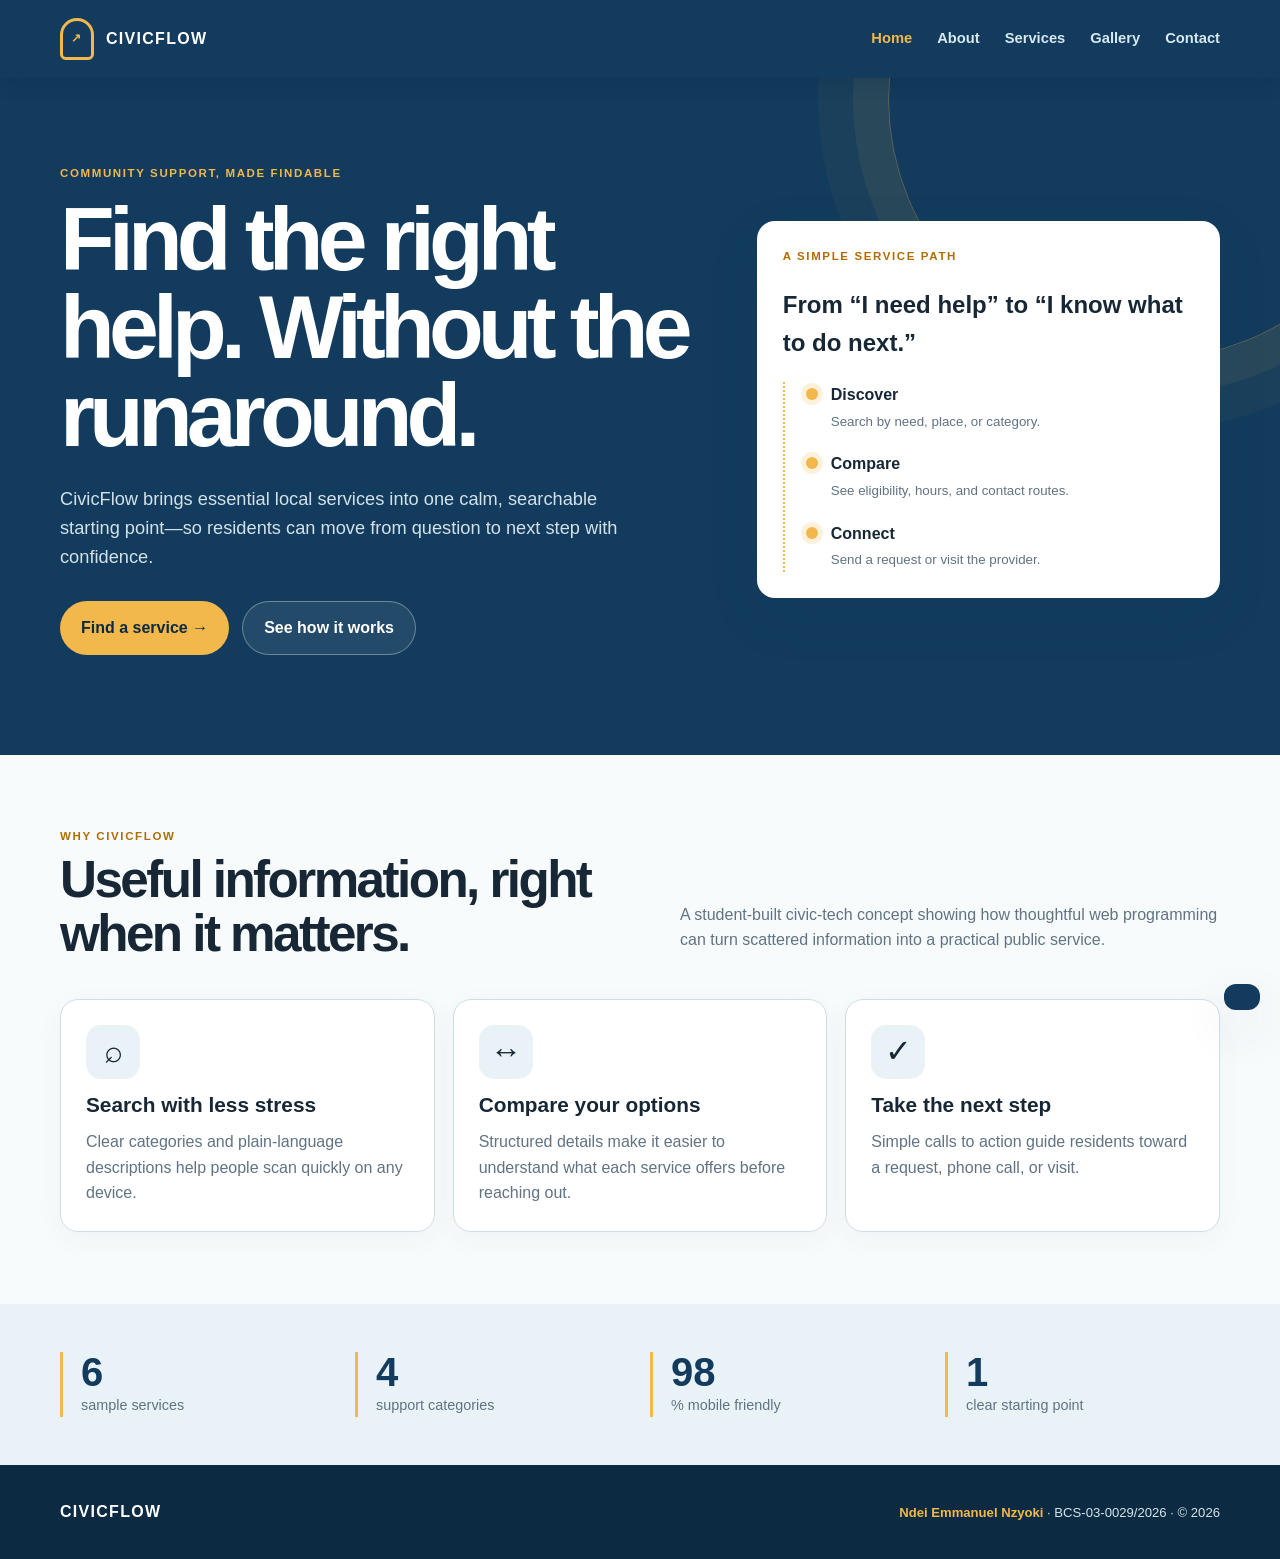
<file: index.html>
<!doctype html><html lang="en"><head><meta charset="utf-8"><meta name="viewport" content="width=device-width,initial-scale=1"><title>CivicFlow — Find the right help</title><link rel="stylesheet" href="styles.css"></head><body><header class="site-header"><div class="container nav"><a class="brand" href="index.html"><span class="brand-mark">↗</span>CIVICFLOW</a><button class="menu-toggle" aria-expanded="false" aria-label="Open navigation">☰</button><nav class="nav-links"><a class="active" href="index.html">Home</a><a href="about.html">About</a><a href="services.html">Services</a><a href="gallery.html">Gallery</a><a href="contact.html">Contact</a></nav></div></header><section class="hero"><div class="container hero-grid"><div><div class="eyebrow" style="color:var(--amber)">Community support, made findable</div><h1>Find the right help. Without the runaround.</h1><p>CivicFlow brings essential local services into one calm, searchable starting point—so residents can move from question to next step with confidence.</p><div class="hero-actions"><a class="btn btn-primary" href="services.html">Find a service →</a><a class="btn btn-secondary" href="about.html">See how it works</a></div></div><div class="hero-panel"><div class="eyebrow">A simple service path</div><h2>From “I need help” to “I know what to do next.”</h2><div class="route-line"><div class="route-item"><span class="route-dot"></span><div><strong>Discover</strong><small>Search by need, place, or category.</small></div></div><div class="route-item"><span class="route-dot"></span><div><strong>Compare</strong><small>See eligibility, hours, and contact routes.</small></div></div><div class="route-item"><span class="route-dot"></span><div><strong>Connect</strong><small>Send a request or visit the provider.</small></div></div></div></div></div></section><main><div class="container"><div class="section-head"><div><div class="eyebrow">Why CivicFlow</div><h2>Useful information, right when it matters.</h2></div><p>A student-built civic-tech concept showing how thoughtful web programming can turn scattered information into a practical public service.</p></div><div class="grid-3"><article class="card"><div class="icon">⌕</div><h3>Search with less stress</h3><p>Clear categories and plain-language descriptions help people scan quickly on any device.</p></article><article class="card"><div class="icon">↔</div><h3>Compare your options</h3><p>Structured details make it easier to understand what each service offers before reaching out.</p></article><article class="card"><div class="icon">✓</div><h3>Take the next step</h3><p>Simple calls to action guide residents toward a request, phone call, or visit.</p></article></div></div></main><section class="stats"><div class="container stat-grid"><div class="stat"><strong data-counter="6">0</strong><span>sample services</span></div><div class="stat"><strong data-counter="4">0</strong><span>support categories</span></div><div class="stat"><strong data-counter="98">0</strong><span>% mobile friendly</span></div><div class="stat"><strong data-counter="1">0</strong><span>clear starting point</span></div></div></section><footer class="site-footer"><div class="container footer-inner"><div class="footer-brand">CIVICFLOW</div><div class="footer-meta"><strong>Ndei Emmanuel Nzyoki</strong> · BCS-03-0029/2026 · © 2026</div></div></footer><div class="flash" role="status"></div><script src="script.js"></script></body></html>
</file>
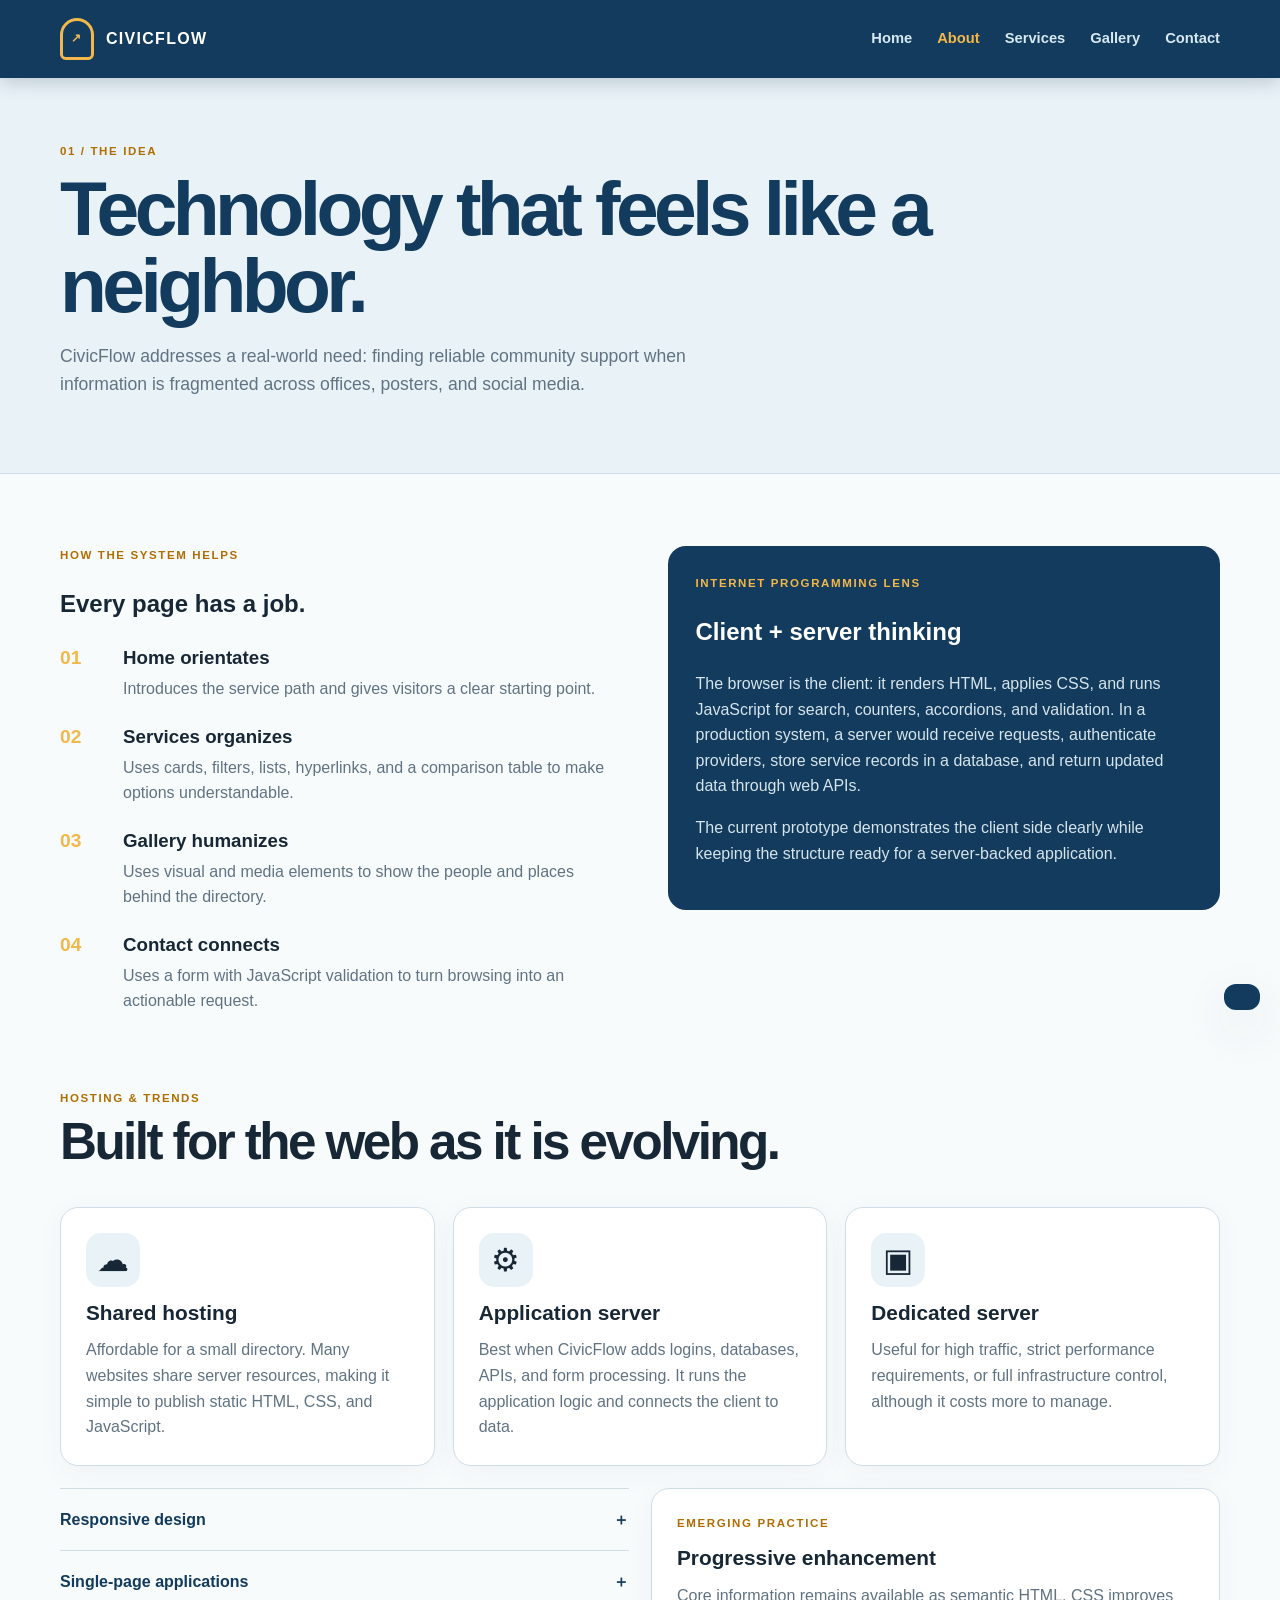
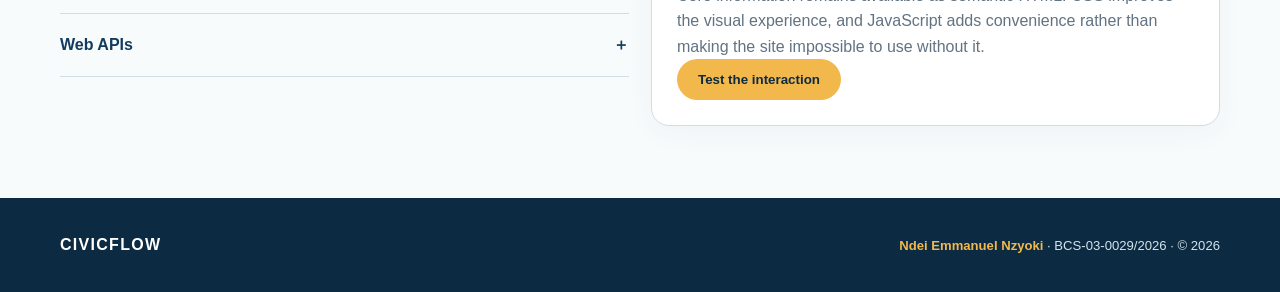
<file: about.html>
<!doctype html><html lang="en"><head><meta charset="utf-8"><meta name="viewport" content="width=device-width,initial-scale=1"><title>About CivicFlow</title><link rel="stylesheet" href="styles.css"></head><body><header class="site-header"><div class="container nav"><a class="brand" href="index.html"><span class="brand-mark">↗</span>CIVICFLOW</a><button class="menu-toggle" aria-expanded="false" aria-label="Open navigation">☰</button><nav class="nav-links"><a href="index.html">Home</a><a class="active" href="about.html">About</a><a href="services.html">Services</a><a href="gallery.html">Gallery</a><a href="contact.html">Contact</a></nav></div></header><section class="page-hero"><div class="container"><div class="eyebrow">01 / The idea</div><h1>Technology that feels like a neighbor.</h1><p>CivicFlow addresses a real-world need: finding reliable community support when information is fragmented across offices, posters, and social media.</p></div></section><main><div class="container split"><section><div class="eyebrow">How the system helps</div><h2>Every page has a job.</h2><div class="numbered"><div><div><h3>Home orientates</h3><p>Introduces the service path and gives visitors a clear starting point.</p></div></div><div><div><h3>Services organizes</h3><p>Uses cards, filters, lists, hyperlinks, and a comparison table to make options understandable.</p></div></div><div><div><h3>Gallery humanizes</h3><p>Uses visual and media elements to show the people and places behind the directory.</p></div></div><div><div><h3>Contact connects</h3><p>Uses a form with JavaScript validation to turn browsing into an actionable request.</p></div></div></div></section><aside class="report-box"><div class="eyebrow" style="color:var(--amber)">Internet programming lens</div><h2>Client + server thinking</h2><p>The browser is the client: it renders HTML, applies CSS, and runs JavaScript for search, counters, accordions, and validation. In a production system, a server would receive requests, authenticate providers, store service records in a database, and return updated data through web APIs.</p><p>The current prototype demonstrates the client side clearly while keeping the structure ready for a server-backed application.</p></aside></div><div class="container" style="margin-top:72px"><div class="section-head"><div><div class="eyebrow">Hosting & trends</div><h2>Built for the web as it is evolving.</h2></div></div><div class="grid-3"><article class="card"><div class="icon">☁</div><h3>Shared hosting</h3><p>Affordable for a small directory. Many websites share server resources, making it simple to publish static HTML, CSS, and JavaScript.</p></article><article class="card"><div class="icon">⚙</div><h3>Application server</h3><p>Best when CivicFlow adds logins, databases, APIs, and form processing. It runs the application logic and connects the client to data.</p></article><article class="card"><div class="icon">▣</div><h3>Dedicated server</h3><p>Useful for high traffic, strict performance requirements, or full infrastructure control, although it costs more to manage.</p></article></div><div class="grid-2" style="margin-top:22px"><div class="accordion"><div><button aria-expanded="false">Responsive design <span>＋</span></button><div class="accordion-content">Flexible layouts, readable type, and touch-friendly controls let the same system work on phones, tablets, and desktops.</div></div><div><button aria-expanded="false">Single-page applications <span>＋</span></button><div class="accordion-content">A future CivicFlow SPA could load data dynamically and update only the needed part of the interface without full page reloads.</div></div><div><button aria-expanded="false">Web APIs <span>＋</span></button><div class="accordion-content">APIs could connect CivicFlow to maps, opening hours, emergency alerts, and provider databases for fresher information.</div></div></div><div class="card"><div class="eyebrow">Emerging practice</div><h3>Progressive enhancement</h3><p>Core information remains available as semantic HTML. CSS improves the visual experience, and JavaScript adds convenience rather than making the site impossible to use without it.</p><button class="btn btn-primary" data-flash="CivicFlow is designed to grow responsibly.">Test the interaction</button></div></div></div></main><footer class="site-footer"><div class="container footer-inner"><div class="footer-brand">CIVICFLOW</div><div class="footer-meta"><strong>Ndei Emmanuel Nzyoki</strong> · BCS-03-0029/2026 · © 2026</div></div></footer><div class="flash" role="status"></div><script src="script.js"></script></body></html>
</file>
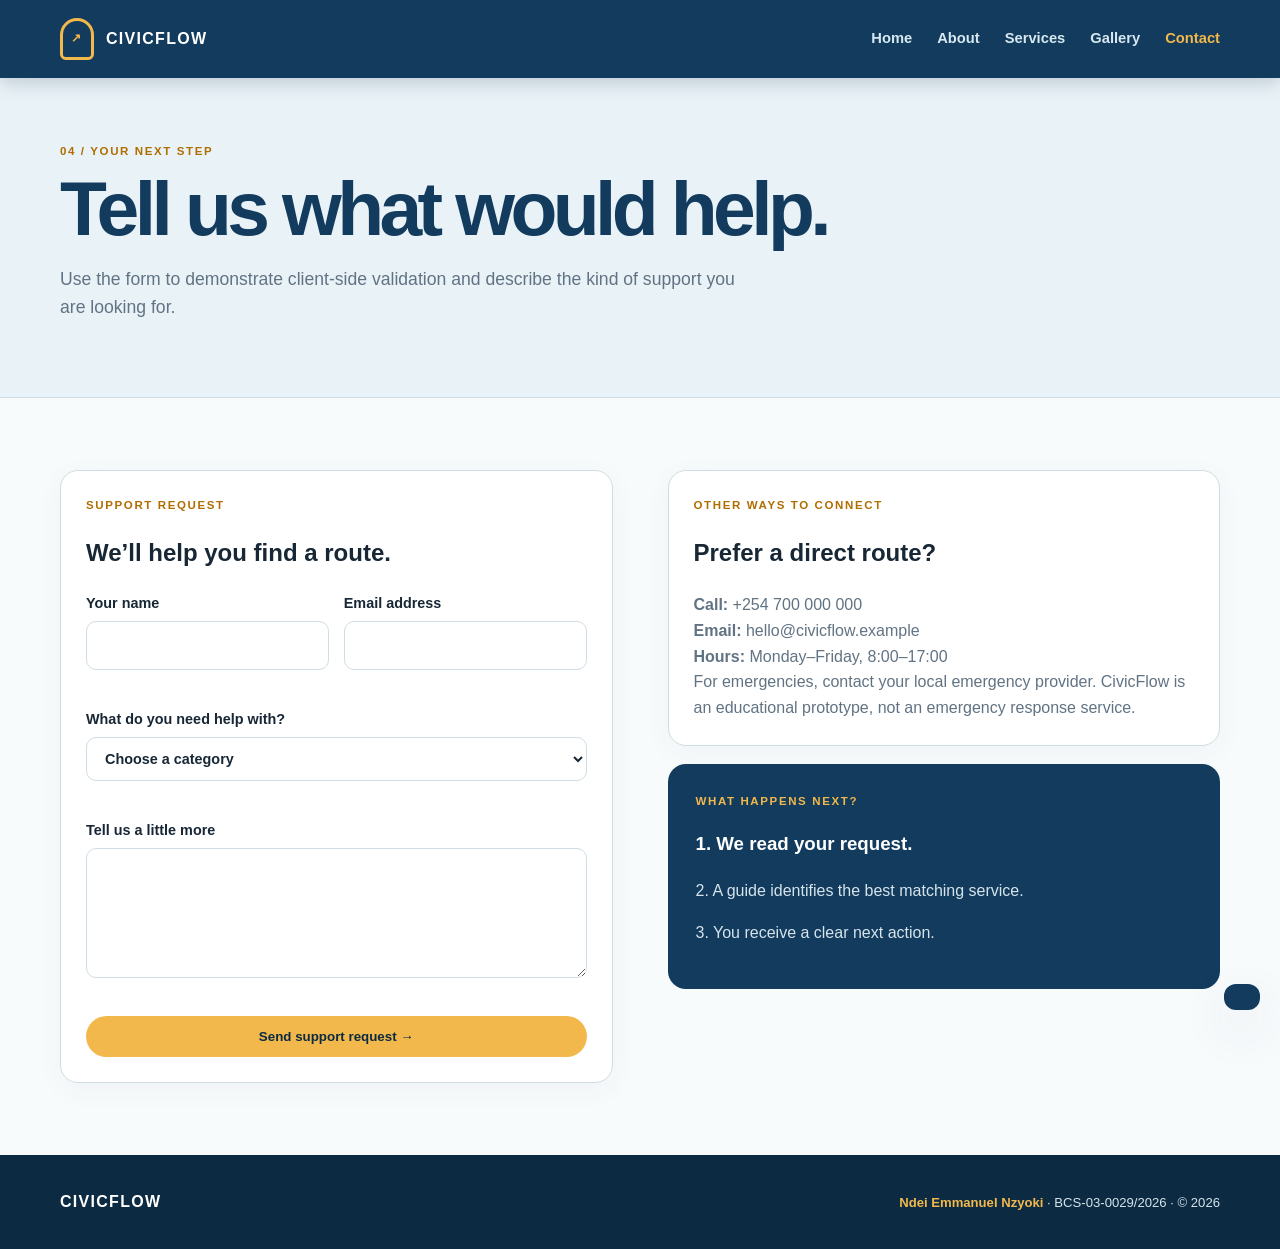
<file: contact.html>
<!doctype html><html lang="en"><head><meta charset="utf-8"><meta name="viewport" content="width=device-width,initial-scale=1"><title>Contact — CivicFlow</title><link rel="stylesheet" href="styles.css"></head><body><header class="site-header"><div class="container nav"><a class="brand" href="index.html"><span class="brand-mark">↗</span>CIVICFLOW</a><button class="menu-toggle" aria-expanded="false" aria-label="Open navigation">☰</button><nav class="nav-links"><a href="index.html">Home</a><a href="about.html">About</a><a href="services.html">Services</a><a href="gallery.html">Gallery</a><a class="active" href="contact.html">Contact</a></nav></div></header><section class="page-hero"><div class="container"><div class="eyebrow">04 / Your next step</div><h1>Tell us what would help.</h1><p>Use the form to demonstrate client-side validation and describe the kind of support you are looking for.</p></div></section><main><div class="container split"><section class="card"><div class="eyebrow">Support request</div><h2>We’ll help you find a route.</h2><form class="form" id="requestForm" novalidate><div class="form-grid"><label for="name">Your name<input class="form-control" id="name" name="name" required><span class="error"></span></label><label for="email">Email address<input class="form-control" id="email" name="email" type="email" required><span class="error"></span></label></div><label for="need">What do you need help with?<select class="form-control" id="need" name="need" required><option value="">Choose a category</option><option>Health and wellbeing</option><option>Learning and employment</option><option>Food and essentials</option><option>Safety and urgent support</option></select><span class="error"></span></label><label for="message">Tell us a little more<textarea class="form-control" id="message" name="message" required></textarea><span class="error"></span></label><button class="btn btn-primary" type="submit">Send support request →</button><div class="form-message" id="formMessage" role="status"></div></form></section><aside><div class="card"><div class="eyebrow">Other ways to connect</div><h2>Prefer a direct route?</h2><p><strong>Call:</strong> +254 700 000 000</p><p><strong>Email:</strong> hello@civicflow.example</p><p><strong>Hours:</strong> Monday–Friday, 8:00–17:00</p><p style="color:var(--muted)">For emergencies, contact your local emergency provider. CivicFlow is an educational prototype, not an emergency response service.</p></div><div class="report-box" style="margin-top:18px"><div class="eyebrow" style="color:var(--amber)">What happens next?</div><h3>1. We read your request.</h3><p>2. A guide identifies the best matching service.</p><p>3. You receive a clear next action.</p></div></aside></div></main><footer class="site-footer"><div class="container footer-inner"><div class="footer-brand">CIVICFLOW</div><div class="footer-meta"><strong>Ndei Emmanuel Nzyoki</strong> · BCS-03-0029/2026 · © 2026</div></div></footer><div class="flash" role="status"></div><script src="script.js"></script></body></html>
</file>
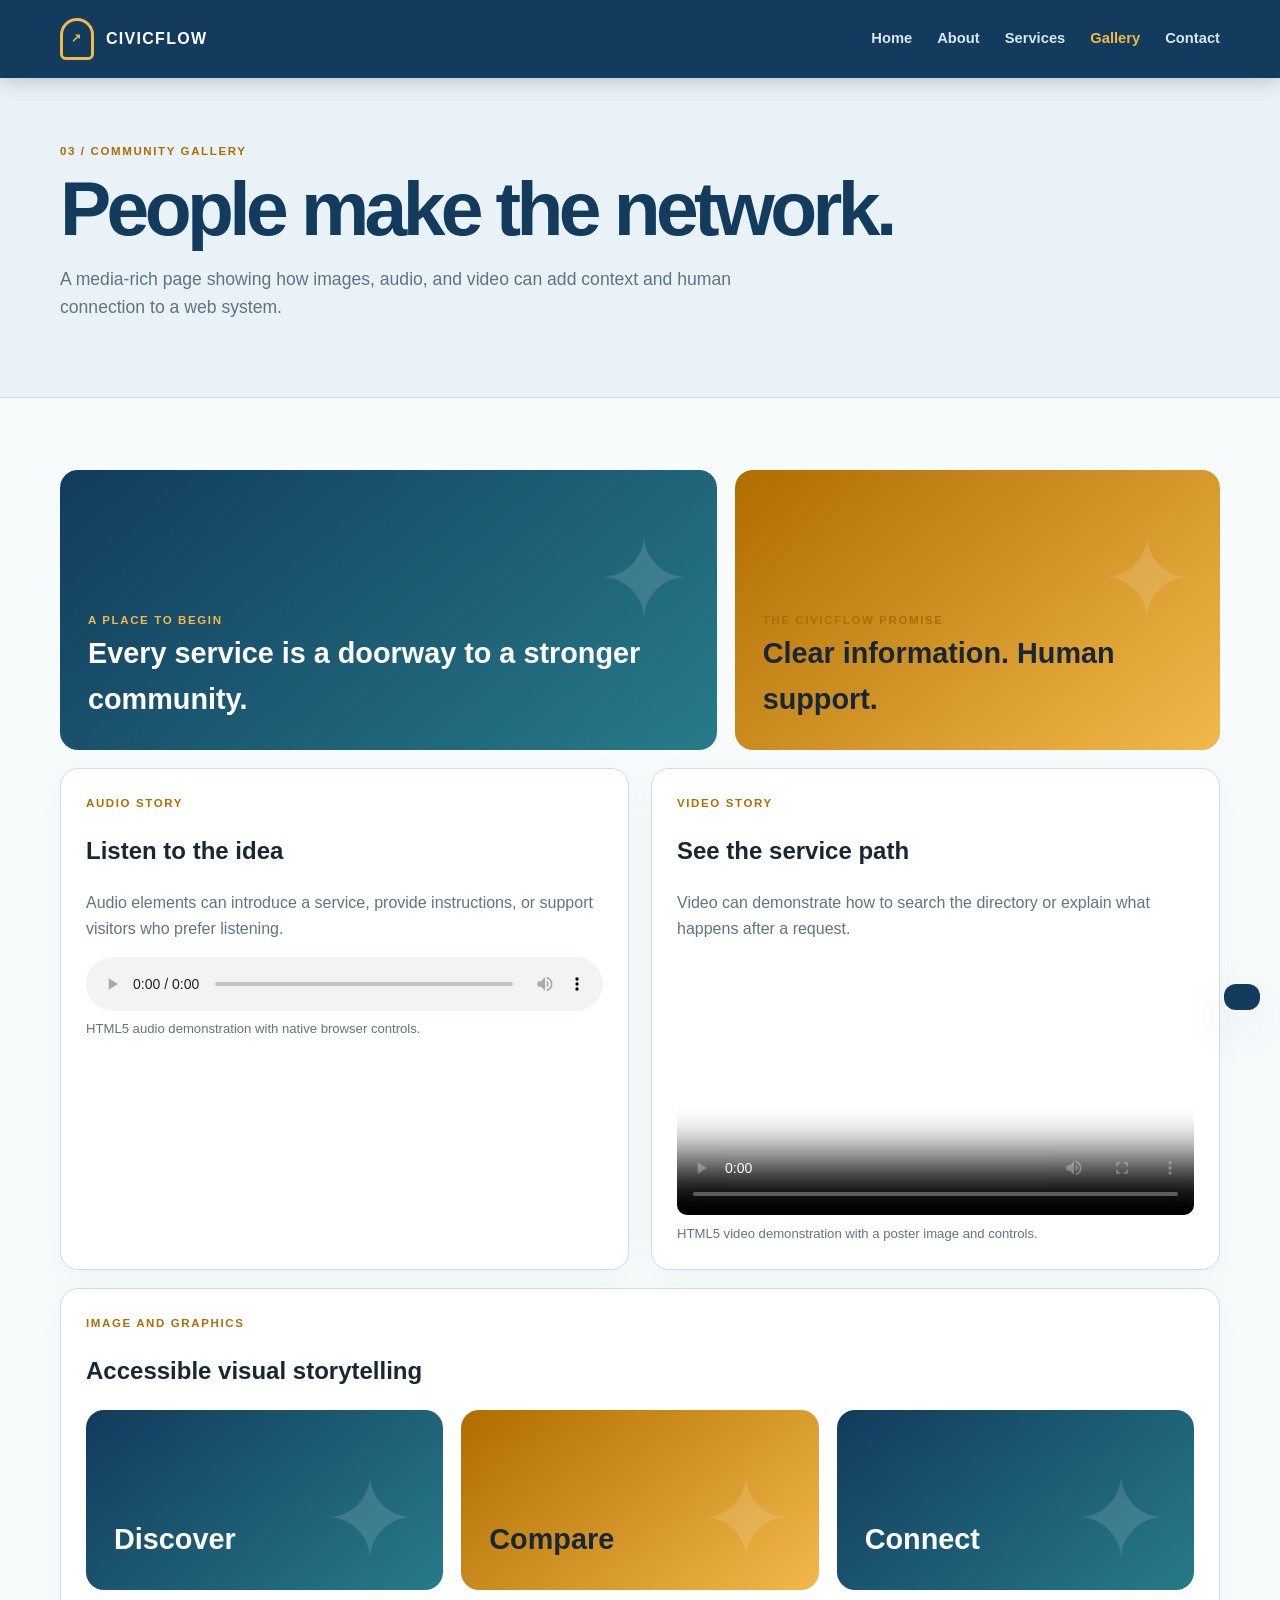
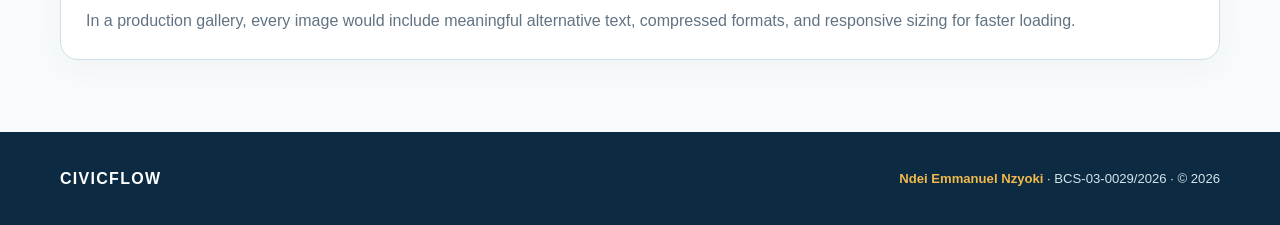
<file: gallery.html>
<!doctype html><html lang="en"><head><meta charset="utf-8"><meta name="viewport" content="width=device-width, initial-scale=1"><title>Gallery — CivicFlow</title><link rel="stylesheet" href="styles.css"></head><body><header class="site-header"><div class="container nav"><a class="brand" href="index.html"><span class="brand-mark">↗</span>CIVICFLOW</a><button class="menu-toggle" aria-expanded="false" aria-label="Open navigation">☰</button><nav class="nav-links"><a href="index.html">Home</a><a href="about.html">About</a><a href="services.html">Services</a><a class="active" href="gallery.html">Gallery</a><a href="contact.html">Contact</a></nav></div></header><section class="page-hero"><div class="container"><div class="eyebrow">03 / Community gallery</div><h1>People make the network.</h1><p>A media-rich page showing how images, audio, and video can add context and human connection to a web system.</p></div></section><main><div class="container"><div class="gallery-grid"><div class="visual"><div class="eyebrow" style="color:var(--amber)">A place to begin</div><h3>Every service is a doorway to a stronger community.</h3></div><div class="visual amber"><div class="eyebrow">The CivicFlow promise</div><h3>Clear information. Human support.</h3></div></div><div class="grid-2" style="margin-top:18px"><article class="card media-card"><div class="eyebrow">Audio story</div><h2>Listen to the idea</h2><p>Audio elements can introduce a service, provide instructions, or support visitors who prefer listening.</p><audio controls><source src="https://cdn.pixabay.com/audio/2022/03/15/audio_7e6b7a5d32.mp3" type="audio/mpeg">Your browser does not support audio.</audio><p class="media-note">HTML5 audio demonstration with native browser controls.</p></article><article class="card media-card"><div class="eyebrow">Video story</div><h2>See the service path</h2><p>Video can demonstrate how to search the directory or explain what happens after a request.</p><video controls poster="https://images.unsplash.com/photo-1529156069898-49953e39b3ac?auto=format&amp;fit=crop&amp;w=900&amp;q=80"><source src="https://cdn.coverr.co/videos/coverr-a-group-of-friends-walking-1576/1080p.mp4" type="video/mp4">Your browser does not support video.</video><p class="media-note">HTML5 video demonstration with a poster image and controls.</p></article></div><div class="card" style="margin-top:18px"><div class="eyebrow">Image and graphics</div><h2>Accessible visual storytelling</h2><div class="grid-3"><div class="visual" style="min-height:180px"><h3>Discover</h3></div><div class="visual amber" style="min-height:180px"><h3>Compare</h3></div><div class="visual" style="min-height:180px"><h3>Connect</h3></div></div><p style="margin-top:18px;color:var(--muted)">In a production gallery, every image would include meaningful alternative text, compressed formats, and responsive sizing for faster loading.</p></div></div></main><footer class="site-footer"><div class="container footer-inner"><div class="footer-brand">CIVICFLOW</div><div class="footer-meta"><strong>Ndei Emmanuel Nzyoki</strong> · BCS-03-0029/2026 · © 2026</div></div></footer><div class="flash" role="status"></div><script src="script.js"></script></body></html>
</file>
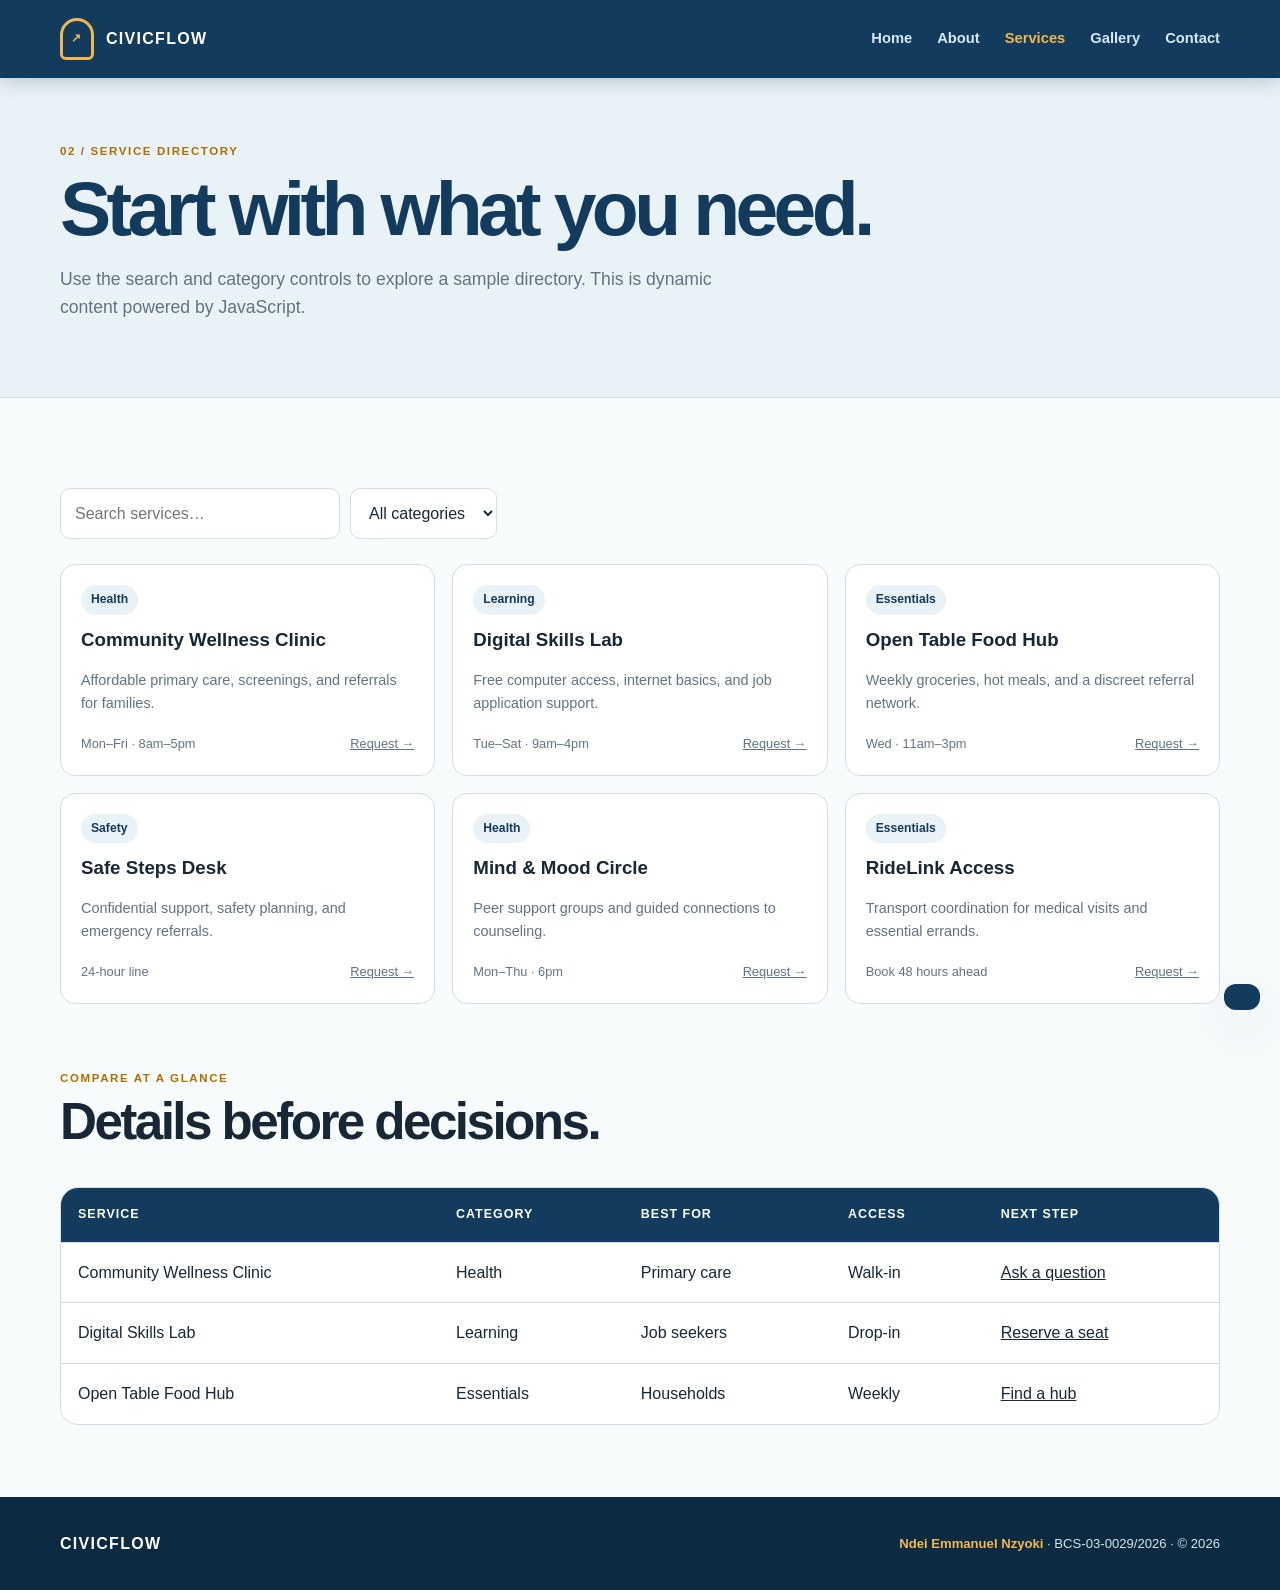
<file: services.html>
<!doctype html><html lang="en"><head><meta charset="utf-8"><meta name="viewport" content="width=device-width,initial-scale=1"><title>Services — CivicFlow</title><link rel="stylesheet" href="styles.css"></head><body><header class="site-header"><div class="container nav"><a class="brand" href="index.html"><span class="brand-mark">↗</span>CIVICFLOW</a><button class="menu-toggle" aria-expanded="false" aria-label="Open navigation">☰</button><nav class="nav-links"><a href="index.html">Home</a><a href="about.html">About</a><a class="active" href="services.html">Services</a><a href="gallery.html">Gallery</a><a href="contact.html">Contact</a></nav></div></header><section class="page-hero"><div class="container"><div class="eyebrow">02 / Service directory</div><h1>Start with what you need.</h1><p>Use the search and category controls to explore a sample directory. This is dynamic content powered by JavaScript.</p></div></section><main><div class="container"><div class="filters"><input id="serviceSearch" type="search" placeholder="Search services…" aria-label="Search services"><select id="categoryFilter" aria-label="Filter by category"><option value="all">All categories</option><option value="health">Health</option><option value="learning">Learning</option><option value="essentials">Essentials</option><option value="safety">Safety</option></select></div><div class="service-cards"><article class="service-card" data-category="health"><span class="tag">Health</span><h3>Community Wellness Clinic</h3><p>Affordable primary care, screenings, and referrals for families.</p><div class="service-meta"><span>Mon–Fri · 8am–5pm</span><a href="contact.html">Request →</a></div></article><article class="service-card" data-category="learning"><span class="tag">Learning</span><h3>Digital Skills Lab</h3><p>Free computer access, internet basics, and job application support.</p><div class="service-meta"><span>Tue–Sat · 9am–4pm</span><a href="contact.html">Request →</a></div></article><article class="service-card" data-category="essentials"><span class="tag">Essentials</span><h3>Open Table Food Hub</h3><p>Weekly groceries, hot meals, and a discreet referral network.</p><div class="service-meta"><span>Wed · 11am–3pm</span><a href="contact.html">Request →</a></div></article><article class="service-card" data-category="safety"><span class="tag">Safety</span><h3>Safe Steps Desk</h3><p>Confidential support, safety planning, and emergency referrals.</p><div class="service-meta"><span>24-hour line</span><a href="contact.html">Request →</a></div></article><article class="service-card" data-category="health"><span class="tag">Health</span><h3>Mind &amp; Mood Circle</h3><p>Peer support groups and guided connections to counseling.</p><div class="service-meta"><span>Mon–Thu · 6pm</span><a href="contact.html">Request →</a></div></article><article class="service-card" data-category="essentials"><span class="tag">Essentials</span><h3>RideLink Access</h3><p>Transport coordination for medical visits and essential errands.</p><div class="service-meta"><span>Book 48 hours ahead</span><a href="contact.html">Request →</a></div></article></div><p id="emptyState" hidden style="padding:30px;background:#fff;border-radius:12px">No services match that search yet. Try another word or category.</p><section style="margin-top:65px"><div class="section-head"><div><div class="eyebrow">Compare at a glance</div><h2>Details before decisions.</h2></div></div><div class="table-wrap"><table class="service-table"><thead><tr><th>Service</th><th>Category</th><th>Best for</th><th>Access</th><th>Next step</th></tr></thead><tbody><tr><td>Community Wellness Clinic</td><td>Health</td><td>Primary care</td><td>Walk-in</td><td><a href="contact.html">Ask a question</a></td></tr><tr><td>Digital Skills Lab</td><td>Learning</td><td>Job seekers</td><td>Drop-in</td><td><a href="contact.html">Reserve a seat</a></td></tr><tr><td>Open Table Food Hub</td><td>Essentials</td><td>Households</td><td>Weekly</td><td><a href="contact.html">Find a hub</a></td></tr></tbody></table></div></section></div></main><footer class="site-footer"><div class="container footer-inner"><div class="footer-brand">CIVICFLOW</div><div class="footer-meta"><strong>Ndei Emmanuel Nzyoki</strong> · BCS-03-0029/2026 · © 2026</div></div></footer><div class="flash" role="status"></div><script src="script.js"></script></body></html>
</file>
<file: styles.css>
:root{--navy:#123b5d;--navy-2:#0c2b43;--amber:#f2b84b;--sky:#e9f2f7;--ink:#172735;--muted:#617383;--line:#cfdee6;--white:#fff;--radius:18px;--shadow:0 18px 50px rgba(18,59,93,.12);font-family:'Public Sans',Arial,sans-serif}*{box-sizing:border-box}html{scroll-behavior:smooth}body{margin:0;background:#f8fbfc;color:var(--ink);line-height:1.6}a{color:inherit}.container{width:min(1160px,calc(100% - 40px));margin:auto}.site-header{background:var(--navy);color:#fff;position:sticky;top:0;z-index:10;box-shadow:0 4px 18px #09223733}.nav{min-height:78px;display:flex;align-items:center;justify-content:space-between;gap:28px}.brand{display:flex;align-items:center;gap:12px;text-decoration:none;font-weight:900;letter-spacing:.08em}.brand-mark{width:34px;height:42px;border:3px solid var(--amber);border-radius:18px 18px 6px 6px;display:grid;place-items:center;color:var(--amber);font-size:12px}.nav-links{display:flex;gap:25px;align-items:center}.nav-links a{text-decoration:none;color:#d7e8f1;font-size:.92rem;font-weight:700}.nav-links a:hover,.nav-links a.active{color:var(--amber)}.menu-toggle{display:none;background:none;border:1px solid #ffffff66;color:#fff;border-radius:8px;padding:8px 10px;font-size:1.2rem}.eyebrow{color:#b06d00;text-transform:uppercase;font-weight:900;letter-spacing:.14em;font-size:.72rem}.hero{background:var(--navy);color:#fff;padding:86px 0 100px;position:relative;overflow:hidden}.hero:after{content:'';position:absolute;width:520px;height:520px;border:1px solid #f2b84b55;border-radius:50%;right:-130px;top:-240px;box-shadow:0 0 0 35px #f2b84b12,0 0 0 70px #f2b84b09}.hero-grid{display:grid;grid-template-columns:1.15fr .85fr;gap:70px;align-items:center}.hero h1{font-size:clamp(2.8rem,7vw,5.8rem);line-height:.98;letter-spacing:-.065em;margin:14px 0 24px;max-width:720px}.hero p{font-size:1.14rem;color:#d3e2e9;max-width:600px}.hero-actions{display:flex;gap:13px;flex-wrap:wrap;margin-top:30px}.btn{display:inline-flex;align-items:center;justify-content:center;gap:8px;border:0;border-radius:999px;padding:13px 21px;font-weight:900;text-decoration:none;cursor:pointer;transition:.2s}.btn:hover{transform:translateY(-2px)}.btn-primary{background:var(--amber);color:var(--navy-2)}.btn-secondary{background:#ffffff14;border:1px solid #ffffff55;color:#fff}.hero-panel{background:#fff;color:var(--ink);border-radius:var(--radius);padding:26px;box-shadow:var(--shadow);position:relative;z-index:1}.route-line{border-left:2px dotted var(--amber);padding-left:21px;display:grid;gap:18px}.route-item{display:flex;gap:13px;align-items:flex-start}.route-dot{width:12px;height:12px;background:var(--amber);border-radius:50%;margin-top:6px;box-shadow:0 0 0 5px #f2b84b33}.route-item strong{display:block}.route-item small{color:var(--muted)}main{padding:72px 0}.section-head{display:flex;justify-content:space-between;align-items:end;gap:30px;margin-bottom:30px}.section-head h2{font-size:clamp(2rem,4vw,3.3rem);line-height:1.05;letter-spacing:-.05em;margin:8px 0}.section-head p{max-width:540px;color:var(--muted)}.grid-3{display:grid;grid-template-columns:repeat(3,1fr);gap:18px}.grid-2{display:grid;grid-template-columns:repeat(2,1fr);gap:22px}.card{background:var(--white);border:1px solid var(--line);border-radius:var(--radius);padding:25px;box-shadow:0 7px 28px #123b5d0b}.card h3{margin:9px 0 8px;font-size:1.3rem}.card p{color:var(--muted);margin:0}.icon{font-size:2rem;background:var(--sky);width:54px;height:54px;display:grid;place-items:center;border-radius:15px}.stats{background:var(--sky);padding:48px 0}.stat-grid{display:grid;grid-template-columns:repeat(4,1fr);gap:20px}.stat{border-left:3px solid var(--amber);padding-left:18px}.stat strong{display:block;font-size:2.5rem;line-height:1;color:var(--navy)}.stat span{color:var(--muted);font-size:.9rem}.page-hero{background:var(--sky);padding:64px 0 58px;border-bottom:1px solid var(--line)}.page-hero h1{font-size:clamp(2.5rem,6vw,5rem);line-height:1;margin:10px 0;letter-spacing:-.06em;color:var(--navy)}.page-hero p{max-width:700px;color:var(--muted);font-size:1.1rem}.split{display:grid;grid-template-columns:1fr 1fr;gap:55px;align-items:start}.numbered{display:grid;gap:17px;counter-reset:step}.numbered>div{display:grid;grid-template-columns:48px 1fr;gap:15px}.numbered>div:before{counter-increment:step;content:'0' counter(step);font-size:1.2rem;font-weight:900;color:var(--amber)}.numbered h3{margin:0}.numbered p{margin:3px 0;color:var(--muted)}.table-wrap{overflow-x:auto;border:1px solid var(--line);border-radius:var(--radius);background:#fff}.service-table{width:100%;border-collapse:collapse;min-width:650px}.service-table th,.service-table td{text-align:left;padding:17px;border-bottom:1px solid var(--line)}.service-table th{background:var(--navy);color:#fff;font-size:.78rem;text-transform:uppercase;letter-spacing:.08em}.service-table tr:last-child td{border:0}.tag{display:inline-block;padding:5px 10px;border-radius:999px;background:var(--sky);color:var(--navy);font-size:.76rem;font-weight:800}.filters{display:flex;gap:10px;flex-wrap:wrap;margin:18px 0 25px}.filters input,.filters select,.form-control{font:inherit;border:1px solid var(--line);border-radius:10px;padding:12px 14px;background:#fff;color:var(--ink)}.filters input{min-width:280px}.service-cards{display:grid;grid-template-columns:repeat(3,1fr);gap:17px}.service-card{background:#fff;border:1px solid var(--line);border-radius:15px;padding:20px}.service-card.hidden{display:none}.service-card h3{margin:10px 0 5px}.service-card p{font-size:.9rem;color:var(--muted);min-height:48px}.service-meta{display:flex;justify-content:space-between;gap:10px;margin-top:17px;font-size:.8rem;color:var(--muted)}.gallery-grid{display:grid;grid-template-columns:1.15fr .85fr;gap:18px}.visual{min-height:280px;border-radius:var(--radius);padding:28px;display:flex;flex-direction:column;justify-content:end;color:#fff;position:relative;overflow:hidden;background:linear-gradient(140deg,#123b5d,#277b89)}.visual:after{content:'✦';position:absolute;right:26px;top:20px;font-size:7rem;color:#ffffff22}.visual.amber{background:linear-gradient(140deg,#b06d00,#f2b84b);color:#172735}.visual h3{font-size:1.8rem;margin:0;position:relative;z-index:1}.media-card audio,.media-card video{width:100%;margin-top:15px;border-radius:10px}.media-note{font-size:.82rem;color:var(--muted)}.form{display:grid;gap:17px}.form-grid{display:grid;grid-template-columns:1fr 1fr;gap:15px}.form label{font-weight:800;font-size:.9rem;display:grid;gap:6px}.form textarea{min-height:130px;resize:vertical}.form-message{display:none;padding:13px;border-radius:10px;background:#e4f5e8;color:#276c3c;font-weight:700}.form-message.show{display:block}.error{font-size:.8rem;color:#b42318;min-height:15px}.accordion{border-top:1px solid var(--line)}.accordion button{width:100%;padding:18px 0;text-align:left;background:none;border:0;border-bottom:1px solid var(--line);font:inherit;font-weight:900;color:var(--navy);cursor:pointer;display:flex;justify-content:space-between}.accordion-content{display:none;padding:0 0 16px;color:var(--muted)}.accordion.open .accordion-content{display:block}.report-box{background:var(--navy);color:#fff;border-radius:var(--radius);padding:28px}.report-box p{color:#d6e4eb}.site-footer{background:var(--navy-2);color:#d5e4ea;padding:34px 0}.footer-inner{display:flex;justify-content:space-between;gap:20px;align-items:center}.footer-brand{font-weight:900;letter-spacing:.08em;color:#fff}.footer-meta{font-size:.82rem;text-align:right}.footer-meta strong{color:var(--amber)}.flash{position:fixed;right:20px;bottom:20px;background:var(--navy);color:#fff;padding:13px 18px;border-radius:12px;box-shadow:var(--shadow);transform:translateY(130px);transition:.3s;z-index:20}.flash.show{transform:translateY(0)}@media(max-width:800px){.nav-links{display:none;position:absolute;left:20px;right:20px;top:70px;background:var(--navy);padding:20px;border-radius:12px;flex-direction:column;align-items:flex-start}.nav-links.open{display:flex}.menu-toggle{display:block}.hero-grid,.split,.gallery-grid{grid-template-columns:1fr}.grid-3,.service-cards{grid-template-columns:1fr 1fr}.stat-grid{grid-template-columns:1fr 1fr}.hero{padding:60px 0 75px}.section-head{display:block}.footer-inner{display:block}.footer-meta{text-align:left;margin-top:15px}}@media(max-width:520px){.container{width:min(100% - 28px,1160px)}main{padding:50px 0}.grid-3,.grid-2,.service-cards,.form-grid{grid-template-columns:1fr}.filters input{min-width:100%;width:100%}.filters select{width:100%}.hero h1{font-size:3rem}.footer-meta{font-size:.75rem}}@media(prefers-reduced-motion:reduce){*,*:before,*:after{scroll-behavior:auto!important;transition:none!important}}
</file>
